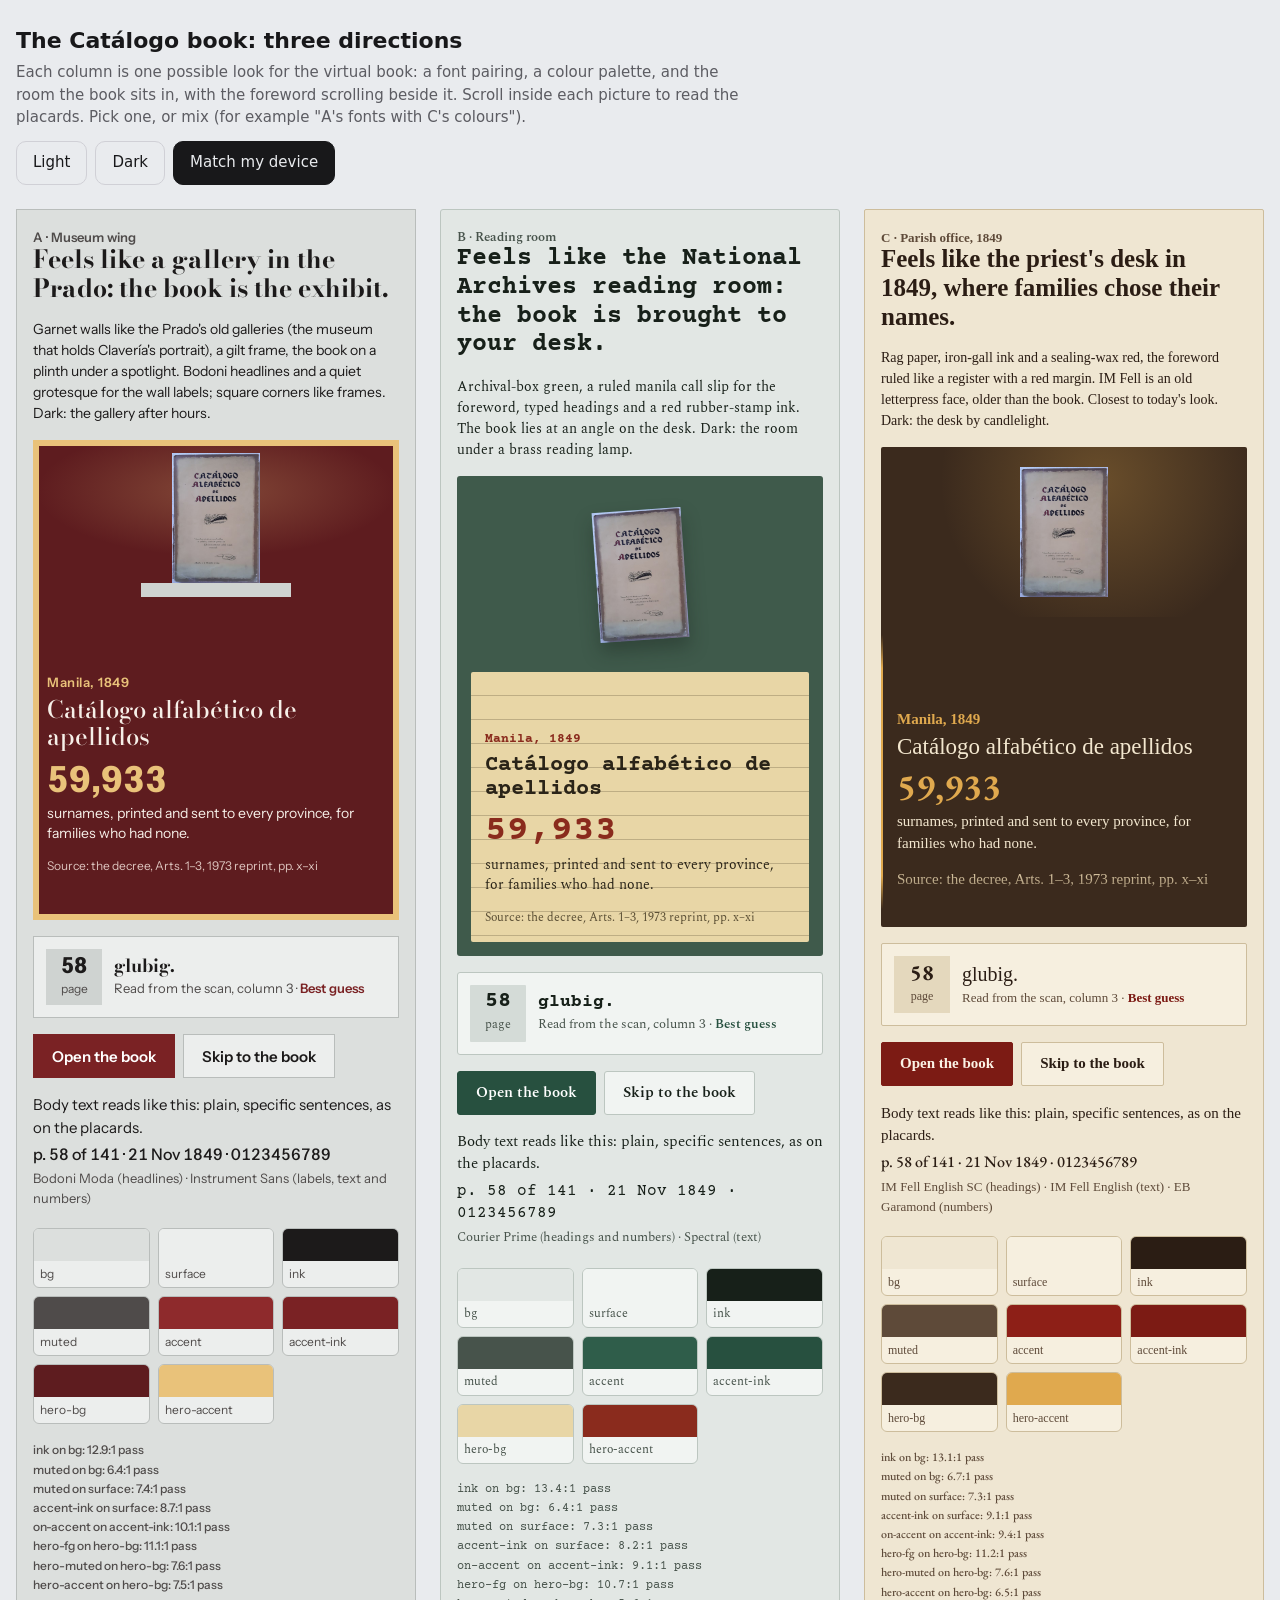
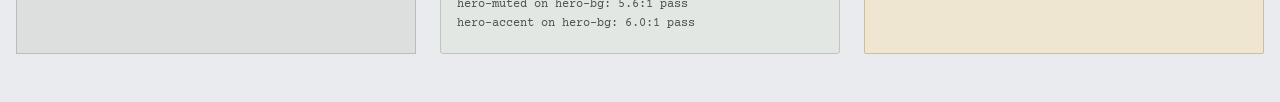
<file: design/directions.html>
<!doctype html>
<html lang="en">
<head>
<meta charset="utf-8">
<meta name="viewport" content="width=device-width, initial-scale=1">
<title>Catálogo book: three directions</title>
<!--
  Design-brief step 2 for the Catálogo virtual book (catalogo-1849). Standalone: open it directly in a browser.
  Each column is one look, shown with the book's real content: the foreword's placards scrolling beside the
  book (scroll inside each stage), the 60,000 counter, a name entry and the two main buttons.
  The page frame uses system-ui on purpose, so it stays neutral and the three directions stand out.
-->
<link rel="preconnect" href="https://fonts.googleapis.com">
<link rel="preconnect" href="https://fonts.gstatic.com" crossorigin>
<link rel="stylesheet" href="https://fonts.googleapis.com/css2?family=Bodoni+Moda:opsz,wght@6..96,500;6..96,700&family=Instrument+Sans:wght@400;600&family=Courier+Prime:wght@400;700&family=Spectral:wght@400;600&family=IM+Fell+English:ital@0;1&family=IM+Fell+English+SC&family=EB+Garamond:wght@400;600&display=swap">
<style>
  /* ---------- Page frame (neutral) ---------- */
  :root { --f-bg: #e9ebee; --f-fg: #18181a; --f-muted: #5c5c62; --f-line: #d0d0d6; }
  :root[data-theme="dark"] { --f-bg: #0f0f11; --f-fg: #ececee; --f-muted: #a2a2aa; --f-line: #2a2a2f; }
  * { box-sizing: border-box; }
  body { margin: 0; background: var(--f-bg); color: var(--f-fg); font: 15px/1.5 system-ui, sans-serif; } /* design-lint: ignore (neutral frame) */
  .intro { max-width: 1320px; margin: 0 auto; padding: 24px 16px 8px; }
  .intro h1 { margin: 0 0 4px; font-size: 22px; }
  .intro p { margin: 0 0 8px; color: var(--f-muted); max-width: 78ch; }
  .bar { display: flex; gap: 8px; flex-wrap: wrap; margin: 12px 0 0; }
  .bar button { font: inherit; min-height: 44px; padding: 0 16px; border-radius: 10px; border: 1px solid var(--f-line); background: transparent; color: inherit; cursor: pointer; }
  .bar button[aria-pressed="true"] { background: var(--f-fg); color: var(--f-bg); border-color: var(--f-fg); }
  .grid { max-width: 1320px; margin: 0 auto; padding: 16px 16px 48px; display: grid; gap: 24px;
          grid-template-columns: repeat(auto-fit, minmax(min(100%, 380px), 1fr)); }

  /* ---------- One direction = one token set ---------- */
  .dir { background: var(--bg); color: var(--ink); font-family: var(--sans); border: 1px solid var(--line);
         border-radius: var(--r-card); padding: 20px 16px; display: flex; flex-direction: column; gap: 16px; }
  .dir .label { font: 600 13px/1.2 var(--sans); color: var(--muted); margin: 0; }
  .dir h2 { font: 700 25px/1.15 var(--display); margin: 0; }
  .dir .why { margin: 0; font-size: 14px; }

  /* The hero: the book's room, with the foreword scrolling beside the book. */
  .stage { position: relative; background: var(--hero-bg); color: var(--hero-fg); border-radius: var(--r-card);
           display: grid; grid-template-columns: 1.15fr 1fr; height: 360px; overflow: hidden; }
  .stagewrap { container-type: inline-size; }
  .story { overflow-y: auto; overflow-x: hidden; padding: 0 14px; scrollbar-width: thin; scrollbar-color: var(--hero-muted) transparent;
           -webkit-mask-image: linear-gradient(transparent, #000 12%, #000 88%, transparent); mask-image: linear-gradient(transparent, #000 12%, #000 88%, transparent); }
  .placard { min-height: 300px; display: flex; flex-direction: column; justify-content: center; padding: 30px 0; opacity: .3; transition: opacity .5s ease; }
  .placard.on { opacity: 1; }
  .placard:first-child { padding-top: 60px; }
  .placard:last-child { min-height: 330px; }
  .placard .k { margin: 0 0 6px; font: 600 13px/1.2 var(--sans); color: var(--hero-accent); }
  .placard h3 { margin: 0 0 8px; font: 700 22px/1.12 var(--display); }
  .placard p { margin: 0 0 8px; font-size: 14px; line-height: 1.45; }
  .placard .src { color: var(--hero-muted); font-size: 12px; margin: 6px 0 0; }
  .count { display: block; font: 700 36px/1 var(--num); font-variant-numeric: tabular-nums lining-nums; color: var(--hero-accent); margin: 2px 0 6px; }
  .book { position: relative; display: flex; flex-direction: column; align-items: center; justify-content: center; padding: 12px 0; }
  .book img { width: 72%; max-width: 170px; height: auto; display: block; }
  /* Narrow: the book above, the foreword below it, as on a phone. */
  @container (max-width: 520px) {
    .stage { grid-template-columns: 1fr; grid-template-rows: 170px 1fr; height: 480px; }
    .stage .book { order: -1; }
    .stage .book img { width: auto; height: 130px; }
  }

  .row { background: var(--surface); border: 1px solid var(--line); border-radius: var(--r-ctl); padding: 12px; display: flex; gap: 12px; align-items: center; }
  .row .box { min-width: 56px; padding: 6px 4px; text-align: center; background: var(--surface-2); border-radius: calc(var(--r-ctl) - 2px); }
  .row .box b { display: block; font: 700 22px/1 var(--num); font-variant-numeric: tabular-nums lining-nums; }
  .row .box small { font-size: 12px; color: var(--muted); }
  .row .name { font: 700 18px/1.2 var(--display); margin: 0; }
  .row .sub { margin: 2px 0 0; font-size: 13px; color: var(--muted); }
  .row .sub em { font-style: normal; color: var(--accent-ink); font-weight: 600; }

  .actions { display: flex; gap: 8px; flex-wrap: wrap; }
  .btn { font: 600 15px/1 var(--sans); min-height: 44px; padding: 0 18px; border-radius: var(--r-ctl); border: 1px solid var(--line); background: var(--surface); color: var(--ink); cursor: pointer; }
  .btn.primary { background: var(--accent-ink); border-color: var(--accent-ink); color: var(--on-accent); }

  .type p { margin: 0 0 4px; }
  .type .sample-num { font: 500 16px/1.4 var(--num); font-variant-numeric: tabular-nums lining-nums; }
  .type .fonts { font-size: 13px; color: var(--muted); }
  .swatches { display: grid; grid-template-columns: repeat(auto-fill, minmax(96px, 1fr)); gap: 8px; }
  .sw { border: 1px solid var(--line); border-radius: 6px; overflow: hidden; font-size: 12px; background: var(--surface); }
  .sw i { display: block; height: 32px; }
  .sw span { display: block; padding: 4px 6px; color: var(--muted); }
  .checks { font: 500 12px/1.6 var(--num); color: var(--muted); margin: 0; padding: 0; list-style: none; }
  .checks .fail { color: var(--accent-ink); font-weight: 700; }

  /* ---------- A · Museum wing: a Prado gallery, garnet walls, a gilt frame, the book on a plinth ---------- */
  .dir-a { --display: "Bodoni Moda", serif; --sans: "Instrument Sans", sans-serif; --num: "Instrument Sans", sans-serif;
    --r-card: 0px; --r-ctl: 0px;
    --bg: #dcdfdd; --surface: #eceeed; --surface-2: #cfd3d1; --ink: #1c1a1a; --muted: #4f4b4a; --line: #b9bdbb;
    --accent: #8e2a2c; --accent-ink: #7a2224; --on-accent: #ffffff;
    --hero-bg: #5e1c1f; --hero-fg: #f6efe8; --hero-muted: #dcc3bd; --hero-accent: #e9c27a; }
  [data-theme="dark"] .dir-a {
    --bg: #151314; --surface: #1f1c1d; --surface-2: #2a2627; --ink: #ece8e6; --muted: #b3aba8; --line: #3a3536;
    --accent: #c8585a; --accent-ink: #e07a7b; --on-accent: #151314;
    --hero-bg: #3a1214; --hero-fg: #f6efe8; --hero-muted: #d5b6b0; --hero-accent: #e9c27a; }
  .dir-a .stage { box-shadow: inset 0 0 0 6px var(--hero-accent), inset 0 0 0 7px var(--hero-bg); }  /* the gilt frame */
  .dir-a .book { background: radial-gradient(ellipse 70% 55% at 50% 30%, color-mix(in srgb, var(--hero-accent) 26%, transparent), transparent 70%); }
  .dir-a .book::after { content: ""; width: 58%; max-width: 150px; height: 14px; background: var(--surface-2); }  /* the plinth */
  .dir-a .placard h3 { font-weight: 500; font-size: 24px; }
  .dir-a .placard .k { letter-spacing: .04em; }

  /* ---------- B · Reading room: the National Archives, archival-box green, a manila call slip, typed ---------- */
  .dir-b { --display: "Courier Prime", monospace; --sans: "Spectral", serif; --num: "Courier Prime", monospace;  /* design-lint: ok typed call slips are the concept */
    --r-card: 3px; --r-ctl: 3px;
    --bg: #e2e7e4; --surface: #f1f4f2; --surface-2: #d4dbd7; --ink: #172019; --muted: #47534b; --line: #bcc6c0;
    --accent: #2f5d4a; --accent-ink: #27503f; --on-accent: #ffffff;
    --hero-bg: #e8d6a6; --hero-fg: #2a2418; --hero-muted: #5b4f35; --hero-accent: #8a2b1d; --desk: #3f5a4b; }
  [data-theme="dark"] .dir-b {
    --bg: #0f1813; --surface: #17221c; --surface-2: #1f2c25; --ink: #e4ebe6; --muted: #a3b2a9; --line: #2c3a32;
    --accent: #d8b45a; --accent-ink: #e3c26e; --on-accent: #0f1813;
    --hero-bg: #2a2416; --hero-fg: #f1e6c8; --hero-muted: #c8b88f; --hero-accent: #e8846f; --desk: #17221c; }
  .dir-b .stage { background: var(--desk); padding: 14px; gap: 12px; }
  .dir-b .story { background: var(--hero-bg) repeating-linear-gradient(transparent 0 23px, color-mix(in srgb, var(--hero-muted) 30%, transparent) 23px 24px);
                  border-radius: 2px; -webkit-mask-image: none; mask-image: none; }   /* the ruled call slip */
  .dir-b .placard { min-height: 240px; }
  .dir-b .placard .k { font-family: var(--num); }
  .dir-b .book img { transform: rotate(-4deg); box-shadow: 0 10px 18px color-mix(in srgb, var(--ink) 35%, transparent); }

  /* ---------- C · Parish office, 1849: rag paper, iron-gall ink, a wax seal, by candlelight at night ---------- */
  .dir-c { --display: "IM Fell English SC", serif; --sans: "IM Fell English", serif; --num: "EB Garamond", serif;
    --r-card: 2px; --r-ctl: 2px;
    --bg: #efe6d2; /* design-lint: ok an 1849 parish register is rag paper; the concept calls for it */
    --surface: #f6efdf; --surface-2: #e4d8bd; --ink: #2b1d14; --muted: #5e4a39; --line: #cdbd9c;
    --accent: #8d1f17; --accent-ink: #7c1b14; --on-accent: #fbf3e6;
    --hero-bg: #3b2a1d; --hero-fg: #f3e7cf; --hero-muted: #d2bf9c; --hero-accent: #e0a94e; }
  [data-theme="dark"] .dir-c {
    --bg: #17110c; --surface: #211912; --surface-2: #2c2218; --ink: #efe4cc; --muted: #bfae8c; --line: #3d3022;
    --accent: #d4553f; --accent-ink: #e57a62; --on-accent: #17110c;
    --hero-bg: #f0e4c8; --hero-fg: #2b1d14; --hero-muted: #5e4a39; --hero-accent: #8d1f17; }
  .dir-c .story { border-left: 2px solid var(--hero-accent); margin: 18px 0; }   /* the register's red margin rule */
  .dir-c .book { background: radial-gradient(circle at 60% 20%, color-mix(in srgb, var(--hero-accent) 28%, transparent), transparent 62%); }
  .dir-c .placard h3 { font-size: 23px; font-weight: 400; }
  .dir-c .placard p { font-size: 15px; }
  .dir-c .row .name { font-family: var(--sans); font-weight: 400; font-size: 20px; }
</style>
</head>
<body>
<header class="intro">
  <h1>The Catálogo book: three directions</h1>
  <p>Each column is one possible look for the virtual book: a font pairing, a colour palette, and the room the book sits in, with the foreword scrolling beside it. Scroll inside each picture to read the placards. Pick one, or mix (for example "A's fonts with C's colours").</p>
  <div class="bar" role="group" aria-label="Theme">
    <button type="button" data-set="light">Light</button>
    <button type="button" data-set="dark">Dark</button>
    <button type="button" data-set="system">Match my device</button>
  </div>
</header>

<main class="grid">
  <section class="dir dir-a" data-key="a"></section>
  <section class="dir dir-b" data-key="b"></section>
  <section class="dir dir-c" data-key="c"></section>
</main>

<script>
// ---------- The book's real content ----------
const COVER = "../book/img/catalogo-1849.jpg";
const PLACARDS = [
  { k: "Manila, 1849", h: "Catálogo alfabético de apellidos", count: 60000,
    p: "surnames, printed and sent to every province, for families who had none.",
    src: "Source: the decree, Arts. 1–3, 1973 reprint, pp. x–xi" },
  { k: "Before 1849", h: "A country of namesakes.",
    p: "By 1849 thousands of people shared one saint's name. A man was called de la Cruz, and so were his neighbours. The tax rolls and the parish books could not say who was who.",
    src: "Source: the decree, preamble and Art. 9, pp. x–xi" },
  { k: "Letter by letter", h: "Albay, letter by letter.",
    p: "In old Albay the alphabet was handed out town by town: A at the capital, B and C along the coast to Tiwi, and so on round the province.",
    src: "Source: Abella, introduction, 1973 reprint, p. vii" },
];
const CONTENT = {
  row: { box: "58", unit: "page", name: "glubig.", sub: "Read from the scan, column 3", flag: "Best guess" },
  primary: "Open the book", secondary: "Skip to the book",
  directions: {
    a: { name: "A · Museum wing", feels: "Feels like a gallery in the Prado: the book is the exhibit.",
         why: "Garnet walls like the Prado's old galleries (the museum that holds Clavería's portrait), a gilt frame, the book on a plinth under a spotlight. Bodoni headlines and a quiet grotesque for the wall labels; square corners like frames. Dark: the gallery after hours.",
         fonts: "Bodoni Moda (headlines) · Instrument Sans (labels, text and numbers)" },
    b: { name: "B · Reading room", feels: "Feels like the National Archives reading room: the book is brought to your desk.",
         why: "Archival-box green, a ruled manila call slip for the foreword, typed headings and a red rubber-stamp ink. The book lies at an angle on the desk. Dark: the room under a brass reading lamp.",
         fonts: "Courier Prime (headings and numbers) · Spectral (text)" },
    c: { name: "C · Parish office, 1849", feels: "Feels like the priest's desk in 1849, where families chose their names.",
         why: "Rag paper, iron-gall ink and a sealing-wax red, the foreword ruled like a register with a red margin. IM Fell is an old letterpress face, older than the book. Closest to today's look. Dark: the desk by candlelight.",
         fonts: "IM Fell English SC (headings) · IM Fell English (text) · EB Garamond (numbers)" },
  },
};
// Token pairs to check on each direction: [text token, background token, minimum ratio].
const PAIRS = [
  ["--ink", "--bg", 4.5], ["--muted", "--bg", 4.5], ["--muted", "--surface", 4.5], ["--accent-ink", "--surface", 4.5],
  ["--on-accent", "--accent-ink", 4.5], ["--hero-fg", "--hero-bg", 4.5], ["--hero-muted", "--hero-bg", 4.5], ["--hero-accent", "--hero-bg", 3],
];
const SWATCHES = ["--bg", "--surface", "--ink", "--muted", "--accent", "--accent-ink", "--hero-bg", "--hero-accent"];

// ---------- Rendering ----------
const esc = (s) => String(s).replace(/[&<>"]/g, (c) => ({ "&": "&amp;", "<": "&lt;", ">": "&gt;", '"': "&quot;" }[c]));
for (const el of document.querySelectorAll(".dir")) {
  const d = CONTENT.directions[el.dataset.key], r = CONTENT.row;
  el.innerHTML = `
    <div><p class="label">${esc(d.name)}</p><h2>${esc(d.feels)}</h2></div>
    <p class="why">${esc(d.why)}</p>
    <div class="stagewrap"><div class="stage">
      <div class="story">${PLACARDS.map((c, i) => `<article class="placard${i ? "" : " on"}"><p class="k">${esc(c.k)}</p><h3>${esc(c.h)}</h3>
        ${c.count ? `<span class="count" data-to="${c.count}">0</span>` : ""}<p>${esc(c.p)}</p><p class="src">${esc(c.src)}</p></article>`).join("")}</div>
      <div class="book"><img src="${COVER}" width="520" height="763" alt="The 1973 reprint's cover"></div>
    </div></div>
    <div class="row">
      <div class="box"><b>${esc(r.box)}</b><small>${esc(r.unit)}</small></div>
      <div><p class="name">${esc(r.name)}</p><p class="sub">${esc(r.sub)} · <em>${esc(r.flag)}</em></p></div>
    </div>
    <div class="actions"><button class="btn primary" type="button">${esc(CONTENT.primary)}</button><button class="btn" type="button">${esc(CONTENT.secondary)}</button></div>
    <div class="type">
      <p>Body text reads like this: plain, specific sentences, as on the placards.</p>
      <p class="sample-num">p. 58 of 141 · 21 Nov 1849 · 0123456789</p>
      <p class="fonts">${esc(d.fonts)}</p>
    </div>
    <div class="swatches">${SWATCHES.map((t) => `<div class="sw"><i style="background:var(${t})"></i><span>${t.slice(2)}</span></div>`).join("")}</div>
    <ul class="checks" aria-label="Contrast checks"></ul>`;
  // The placard across the middle of the scroll is lit; the rest wait faintly.
  const story = el.querySelector(".story");
  const io = new IntersectionObserver((es) => { for (const e of es) if (e.isIntersecting)
    story.querySelectorAll(".placard").forEach((p) => p.classList.toggle("on", p === e.target)); },
    { root: story, rootMargin: "-40% 0px -50% 0px" });
  story.querySelectorAll(".placard").forEach((p) => io.observe(p));
}

// The 60,000 counter counts up, again every few seconds, to show whether the digits stay still (tabular figures).
const fmt = (n) => n.toLocaleString("en-US");
const run = () => document.querySelectorAll(".count").forEach((c) => {
  const to = +c.dataset.to, t0 = performance.now();
  const step = (t) => { const k = Math.min(1, (t - t0) / 1800); c.textContent = fmt(Math.round(to * (1 - (1 - k) ** 3))); if (k < 1) requestAnimationFrame(step); };
  requestAnimationFrame(step);
});
run(); setInterval(run, 6000);

// Contrast ratios for each direction's token pairs, in the current theme.
const cv = document.createElement("canvas").getContext("2d", { willReadFrequently: true });
const rgb = (s) => { cv.clearRect(0, 0, 1, 1); cv.fillStyle = "#000"; cv.fillStyle = s; cv.fillRect(0, 0, 1, 1); return [...cv.getImageData(0, 0, 1, 1).data].slice(0, 3); };
const lum = (c) => c.reduce((a, v, i) => { v /= 255; v = v <= 0.04045 ? v / 12.92 : ((v + 0.055) / 1.055) ** 2.4; return a + v * [0.2126, 0.7152, 0.0722][i]; }, 0);
const ratio = (a, b) => { const x = lum(rgb(a)), y = lum(rgb(b)); return (Math.max(x, y) + 0.05) / (Math.min(x, y) + 0.05); };
const checkAll = () => {
  for (const el of document.querySelectorAll(".dir")) {
    const cs = getComputedStyle(el), get = (t) => cs.getPropertyValue(t).trim();
    el.querySelector(".checks").innerHTML = PAIRS.map(([fg, bg, min]) => {
      const r = ratio(get(fg), get(bg)), ok = r >= min;
      return `<li class="${ok ? "" : "fail"}">${fg.slice(2)} on ${bg.slice(2)}: ${r.toFixed(1)}:1 ${ok ? "pass" : "FAIL (needs " + min + ")"}</li>`;
    }).join("");
  }
};

// Theme: light, dark, or follow the device. Saved per browser if storage is available.
const mq = matchMedia("(prefers-color-scheme: dark)");
let mode = "system"; try { mode = localStorage.getItem("directions-theme") || "system"; } catch (e) {}
const apply = () => {
  document.documentElement.dataset.theme = mode === "system" ? (mq.matches ? "dark" : "light") : mode;
  document.querySelectorAll("[data-set]").forEach((b) => b.setAttribute("aria-pressed", String(b.dataset.set === mode)));
  checkAll();
};
document.querySelectorAll("[data-set]").forEach((b) => b.addEventListener("click", () => {
  mode = b.dataset.set; try { localStorage.setItem("directions-theme", mode); } catch (e) {} apply();
}));
mq.addEventListener("change", () => { if (mode === "system") apply(); });
apply();
</script>
</body>
</html>
</file>
